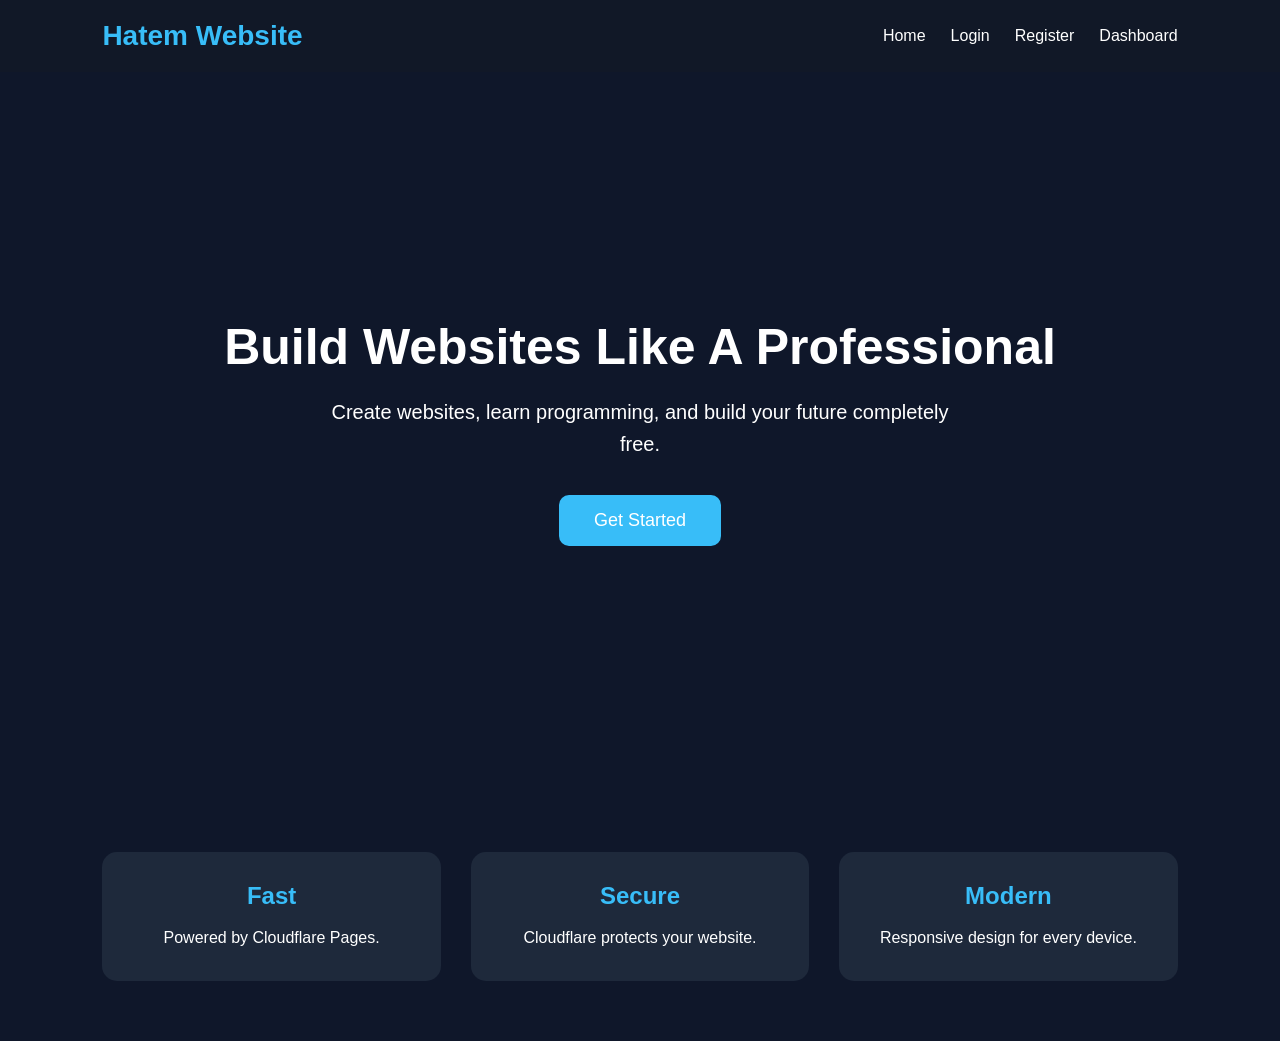
<file: index.html>
<!DOCTYPE html>
<html lang="en">

<head>

<meta charset="UTF-8">

<meta name="viewport" content="width=device-width, initial-scale=1.0">

<title>Hatem Website</title>

<link rel="stylesheet" href="style.css">

</head>

<body>

<nav>

<div class="logo">

Hatem Website

</div>

<ul>

<li><a href="index.html">Home</a></li>

<li><a href="login.html">Login</a></li>

<li><a href="register.html">Register</a></li>

<li><a href="dashboard.html">Dashboard</a></li>

</ul>

</nav>

<section class="hero">

<div class="hero-text">

<h1>

Build Websites Like A Professional

</h1>

<p>

Create websites, learn programming,
and build your future completely free.

</p>

<a href="register.html">

<button>

Get Started

</button>

</a>

</div>

</section>

<section class="cards">

<div class="card">

<h2>Fast</h2>

<p>

Powered by Cloudflare Pages.

</p>

</div>

<div class="card">

<h2>Secure</h2>

<p>

Cloudflare protects your website.

</p>

</div>

<div class="card">

<h2>Modern</h2>

<p>

Responsive design for every device.

</p>

</div>

</section>

<script src="script.js"></script>

</body>

</html>
</file>
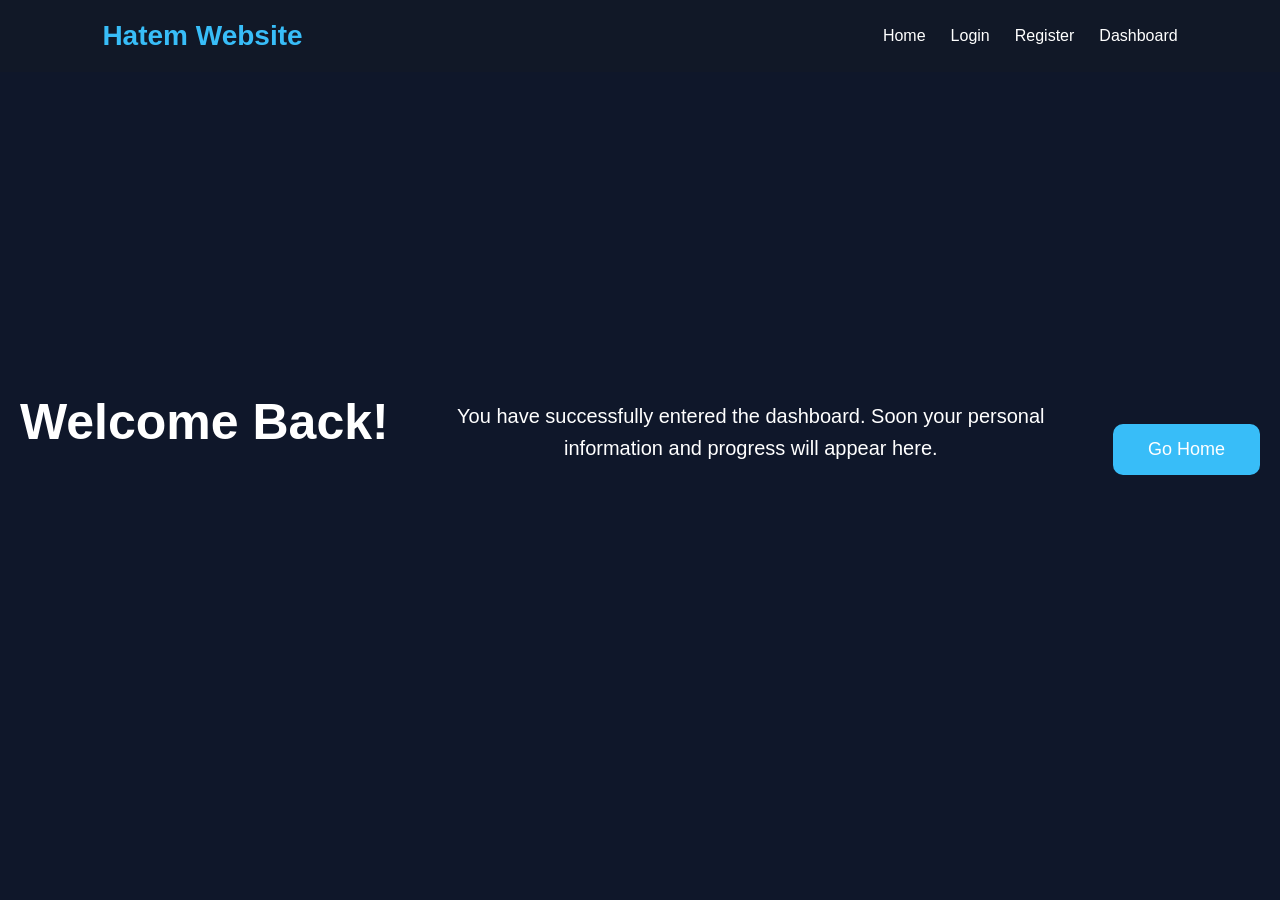
<file: dashboard.html>
<!DOCTYPE html>
<html lang="en">

<head>

<meta charset="UTF-8">
<meta name="viewport" content="width=device-width, initial-scale=1.0">

<title>Dashboard</title>

<link rel="stylesheet" href="style.css">

</head>

<body>

<nav>

<div class="logo">

Hatem Website

</div>

<ul>

<li><a href="index.html">Home</a></li>
<li><a href="login.html">Login</a></li>
<li><a href="register.html">Register</a></li>
<li><a href="dashboard.html">Dashboard</a></li>

</ul>

</nav>

<section class="hero">

<h1>

Welcome Back!

</h1>

<p>

You have successfully entered the dashboard.

Soon your personal information and progress will appear here.

</p>

<a href="index.html">

<button>

Go Home

</button>

</a>

</section>

<script src="script.js"></script>

</body>

</html>
</file>
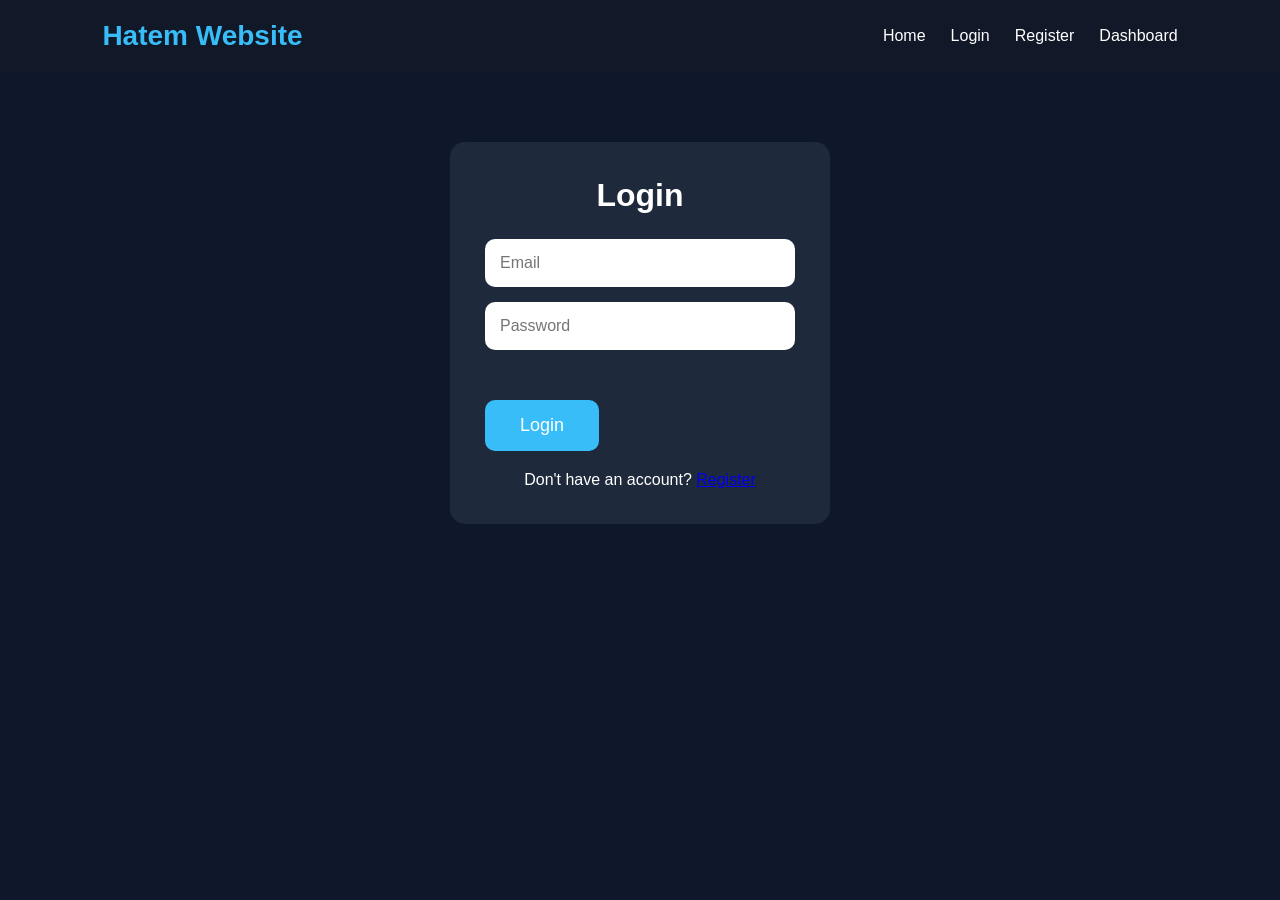
<file: login.html>
<!DOCTYPE html>
<html lang="en">

<head>

<meta charset="UTF-8">
<meta name="viewport" content="width=device-width, initial-scale=1.0">

<title>Login</title>

<link rel="stylesheet" href="style.css">

</head>

<body>

<nav>

<div class="logo">
Hatem Website
</div>

<ul>

<li><a href="index.html">Home</a></li>
<li><a href="login.html">Login</a></li>
<li><a href="register.html">Register</a></li>
<li><a href="dashboard.html">Dashboard</a></li>

</ul>

</nav>

<div class="form-container">

<h1>Login</h1>

<form id="loginForm">

<input
type="email"
id="loginEmail"
placeholder="Email"
required>

<input
type="password"
id="loginPassword"
placeholder="Password"
required>

<button type="submit">

Login

</button>

</form>

<p style="margin-top:20px;text-align:center;">

Don't have an account?

<a href="register.html">

Register

</a>

</p>

</div>

<script src="script.js"></script>

</body>

</html>
</file>
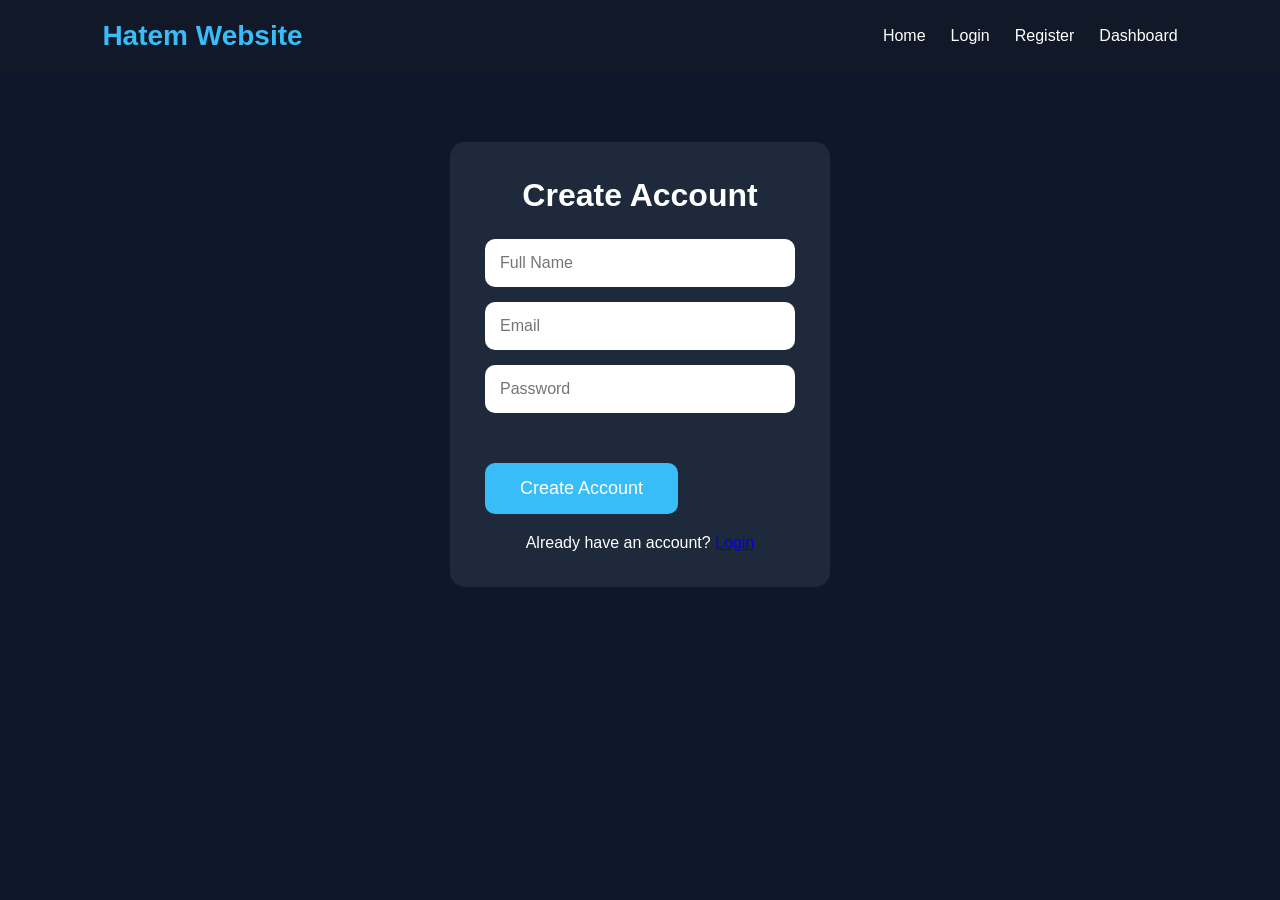
<file: register.html>
<!DOCTYPE html>
<html lang="en">

<head>

<meta charset="UTF-8">
<meta name="viewport" content="width=device-width, initial-scale=1.0">

<title>Register</title>

<link rel="stylesheet" href="style.css">

</head>

<body>

<nav>

<div class="logo">

Hatem Website

</div>

<ul>

<li><a href="index.html">Home</a></li>
<li><a href="login.html">Login</a></li>
<li><a href="register.html">Register</a></li>
<li><a href="dashboard.html">Dashboard</a></li>

</ul>

</nav>

<div class="form-container">

<h1>Create Account</h1>

<form id="registerForm">

<input
type="text"
id="fullName"
placeholder="Full Name"
required>

<input
type="email"
id="registerEmail"
placeholder="Email"
required>

<input
type="password"
id="registerPassword"
placeholder="Password"
required>

<button type="submit">

Create Account

</button>

</form>

<p style="margin-top:20px;text-align:center;">

Already have an account?

<a href="login.html">

Login

</a>

</p>

</div>

<script src="script.js"></script>

</body>

</html>
</file>
<file: style.css>
*{

margin:0;

padding:0;

box-sizing:border-box;

font-family:Arial,sans-serif;

}

body{

background:#0f172a;

color:white;

}

nav{

display:flex;

justify-content:space-between;

align-items:center;

padding:20px 8%;

background:#111827;

position:sticky;

top:0;

}

.logo{

font-size:28px;

font-weight:bold;

color:#38bdf8;

}

ul{

display:flex;

list-style:none;

gap:25px;

}

ul a{

text-decoration:none;

color:white;

transition:.3s;

}

ul a:hover{

color:#38bdf8;

}

.hero{

height:80vh;

display:flex;

justify-content:center;

align-items:center;

text-align:center;

padding:20px;

}

.hero h1{

font-size:50px;

margin-bottom:20px;

}

.hero p{

font-size:20px;

max-width:650px;

line-height:1.6;

margin:auto;

}

button{

margin-top:35px;

padding:15px 35px;

border:none;

border-radius:10px;

background:#38bdf8;

color:white;

font-size:18px;

cursor:pointer;

transition:.3s;

}

button:hover{

transform:scale(1.05);

}

.cards{

display:grid;

grid-template-columns:repeat(auto-fit,minmax(250px,1fr));

gap:30px;

padding:60px 8%;

}

.card{

background:#1e293b;

padding:30px;

border-radius:15px;

text-align:center;

transition:.3s;

}

.card:hover{

transform:translateY(-10px);

}

.card h2{

margin-bottom:15px;

color:#38bdf8;

}

.card p{

line-height:1.6;

}

input{

width:100%;

padding:15px;

border:none;

border-radius:10px;

margin-bottom:15px;

font-size:16px;

}

.form-container{

width:380px;

margin:70px auto;

background:#1e293b;

padding:35px;

border-radius:15px;

}

.form-container h1{

text-align:center;

margin-bottom:25px;

}

@media(max-width:768px){

nav{

flex-direction:column;

gap:15px;

}

ul{

flex-direction:column;

text-align:center;

}

.hero h1{

font-size:36px;

}

.hero p{

font-size:18px;

}

}
</file>
